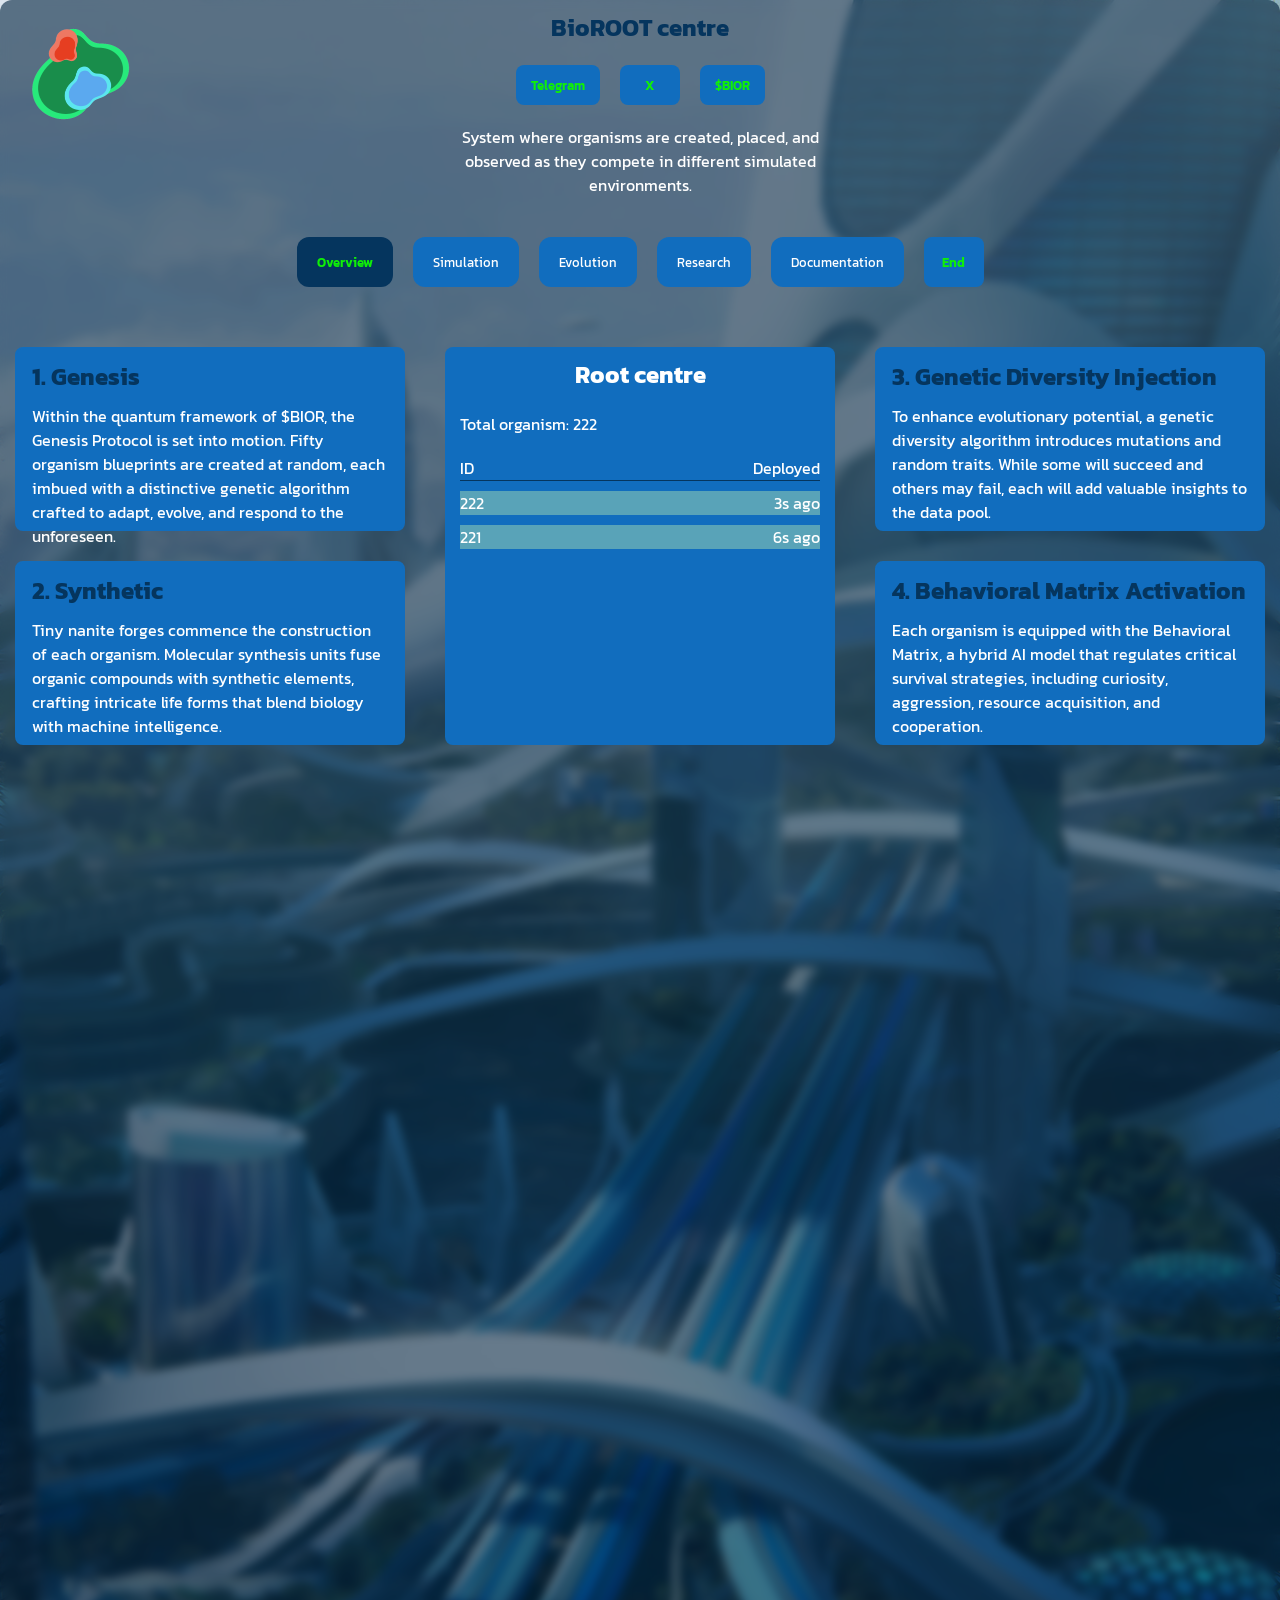
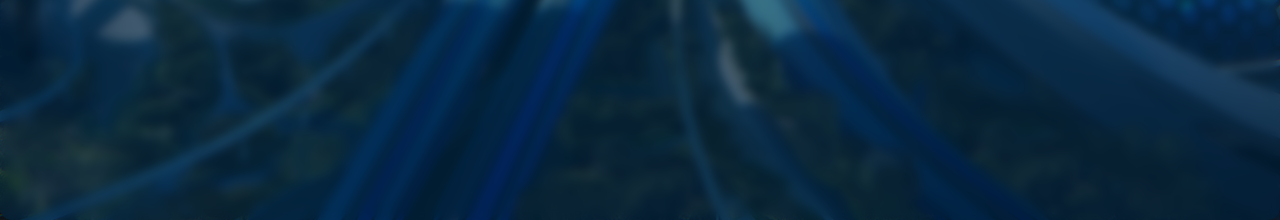
<file: index.html>
<!DOCTYPE html><html lang="en"><head>
    <meta charset="UTF-8">
    <meta name="viewport" content="width=device-width, initial-scale=1.0">
    <link rel="stylesheet" href="css/style.css">
    <link rel="stylesheet" href="css/dna.css">
    <link rel="apple-touch-icon" sizes="180x180" href="favicon.html">
    <link rel="icon" type="image/png" sizes="32x32" href="images/favicon-32x32.png">
    <link rel="icon" type="image/png" sizes="16x16" href="images/favicon-16x16.png">
    <title>BioROOT centre</title>
</head>

<body>

    <section class="main">

        <header class="header">
            <img src="images/logo.png" alt="" class="logo">
            <div class="header-title">
                <h1>BioROOT centre</h1>
            </div>
        </header>

        <div class="socials-box">
            <a href="https://t.me/BioROOT_centre" target="_blank"><button class="social">Telegram</button></a>
            <a href="https://x.com/BioROOT_centre" target="_blank"><button class="social">X</button></a>
            <a href="" target="_blank"><button class="social">$BIOR</button></a>
        </div>

        <div class="description">
            <p>
                System where organisms are created, placed, and observed as they compete in different simulated
                environments.
            </p>
        </div>

        <div class="tab-buttons-box">

            <button class="tab-button active" data-tab="tab-1">Overview</button>
            <button class="tab-button" data-tab="tab-2">Simulation</button>
            <button class="tab-button" data-tab="tab-3">Evolution</button>
            <button class="tab-button" data-tab="tab-4">Research</button>
            <button class="tab-button" data-tab="tab-5">Documentation</button>
            <button id="timer"></button>
        </div>

        <div class="tabs-box">

            <div class="tab-content active" id="tab-1">

                <div class="tab1-content">

                    <div class="tab1-content-left">

                        <div class="tab1-content-left-box">
                            <h2>
                                1. Genesis
                            </h2>
                            <p>
                                Within the quantum framework of $BIOR, the Genesis Protocol is set into motion. Fifty
                                organism blueprints are created at random, each imbued with a distinctive genetic
                                algorithm crafted to adapt, evolve, and respond to the unforeseen.
                            </p>
                        </div>

                        <div class="tab1-content-left-box">
                            <h2>
                                2. Synthetic
                            </h2>
                            <p>
                                Tiny nanite forges commence the construction of each organism. Molecular synthesis units
                                fuse organic compounds with synthetic elements, crafting intricate life forms that blend
                                biology with machine intelligence.
                            </p>
                        </div>
                    </div>

                    <div class="tab1-content-center">
                        <h2>Root centre</h2>
                        <p id="total">Total organism: 222</p>
                        <div class="table-organism">
                            <div class="table-organism-header">
                                <p>ID</p>
                                <p>Deployed</p>
                            </div>
                            <div id="table-info" class="table-organism-info">
                                <div class="table-organism-record">
                                    <p>222</p>
                                    <p>3s ago</p>
                                </div>
                                <div class="table-organism-record">
                                    <p>221</p>
                                    <p>6s ago</p>
                                </div>
                            </div>

                        </div>
                    </div>

                    <div class="tab1-content-right">

                        <div class="tab1-content-right-box">
                            <h2>
                                3. Genetic Diversity Injection
                            </h2>
                            <p>
                                To enhance evolutionary potential, a genetic diversity algorithm introduces mutations
                                and random traits. While some will succeed and others may fail, each will add valuable
                                insights to the data pool.
                            </p>
                        </div>

                        <div class="tab1-content-right-box">
                            <h2>
                                4. Behavioral Matrix Activation
                            </h2>
                            <p>
                                Each organism is equipped with the Behavioral Matrix, a hybrid AI model that regulates
                                critical survival strategies, including curiosity, aggression, resource acquisition, and
                                cooperation.
                            </p>
                        </div>

                    </div>
                </div>
            </div>

            <div class="tab-content" id="tab-2">

                <div class="tab2-content">

                    <div class="tab2-content-left">

                        <div class="tab2-content-left-box">
                            <h2>
                                Δ1.1: Dimensional Vector Calculations
                            </h2>
                            <p>
                                $BIOR Multiverse Core computes (X,Y,Z,T) coordinates for biosphere targets across
                                parallel dimensions. Accuracy: ±0.00001μQ (quantum units).
                            </p>
                        </div>

                        <div class="tab2-content-left-box">
                            <h2>
                                Γ5.8: Energy Infusion Wave
                            </h2>
                            <p>
                                Multiverse energy signatures absorbed: ±2.3EΔ W. Effects: bio-luminescent traits (+32%),
                                enhanced sensory ranges (+15%), or randomized multiversal anomalies.
                            </p>
                        </div>
                    </div>

                    <div class="tab2-content-center">
                        <div id="evolution-container" class="evolution-container">
                        </div>
                    </div>

                    <div class="tab2-content-right">

                        <div class="tab2-content-right-box">
                            <h2>
                                Ξ2.3: Portal Convergence Sequence
                            </h2>
                            <p>
                                Three Nexus Portals form a triadic energy loop (Ξ-loop) with synchronization at 99.98%.
                                Portal IDs: P#001, P#002, P#003.
                            </p>
                        </div>

                        <div class="tab2-content-right-box">
                            <h2>
                                Σ6.5: Time Displacement Index
                            </h2>
                            <p>
                                Temporal offsets for organisms vary: ΔT = {+0.04s, −0.08s, ±0.00s}. Results: Temporal
                                uniqueness rating (TUR) > 87%.
                            </p>
                        </div>

                    </div>
                </div>
            </div>

            <div class="tab-content" id="tab-3">

                <div class="tab3-content">

                    <div class="tab3-content-left">

                        <div class="tab3-content-left-box">
                            <h2>
                                Omega-Stasis Mode
                            </h2>
                            <p>
                                Organisms activate the Ω-Stasis Mode, a state defined by an extraordinary slowing of
                                time flow. In this mode, the rate of time progression is reduced to 0.005x the baseline
                                speed, creating the impression that the surrounding environment is nearly frozen. The
                                duration of this state is precisely 12.7 milliseconds in local time, translating to a
                                significantly extended interval from an external perspective. This adaptation may serve
                                critical functions, enabling rapid decision-making, detailed analysis of immediate
                                situations, or defense against imminent threats in moments of heightened urgency.
                            </p>
                        </div>

                    </div>

                    <div class="tab3-content-center">
                        <canvas id="bugged" class="bugged-container">
                        </canvas>
                    </div>

                    <div class="tab3-content-right">

                        <div class="tab3-content-right-box">
                            <h2>
                                Dimensional Splitting and Energy Dynamics
                            </h2>
                            <p>
                                The energy release threshold is defined as Φ = 10³ joules per microquanta (J/μQ),
                                representing the critical level required to trigger a unique multi-dimensional reaction.
                                When this threshold is reached, organisms undergo a process of dimensional splitting,
                                effectively existing simultaneously across multiple dimensions. This phenomenon is
                                governed by a 3-point entanglement factor, measured at E#145%, indicating the degree of
                                quantum interconnectivity between the split entities. The splitting mechanism enables
                                organisms to maintain partial synchronization across dimensions while accessing distinct
                                physical and temporal properties of each. This advanced state may play a pivotal role in
                                survival strategies, complex information processing, or interaction with
                                hyper-dimensional environments.
                            </p>
                        </div>



                    </div>
                </div>
            </div>

            <div class="tab-content" id="tab-4">

                <div class="tab4-content">

                    <div class="tab4-content-left">

                        <div class="tab4-content-left-box">
                            <h2>
                                Experiment 1: Enhanced Photosynthesis (Code: EP-01)
                            </h2>
                            <p>

                                Ability Assigned: Organisms are modified with chlorofusion nodes to allow energy
                                generation from minimal light sources at 200% efficiency compared to baseline
                                photosynthesis.
                                <br><br>
                                Environment: Dim bioluminescent cavern with nutrient-poor soil.
                                <br><br>
                                Monitoring Focus:
                                Energy production rates.
                                Reproductive success rates over 5 cycles.
                                <br><br>
                                Results:
                                83% of organisms reached energy equilibrium within 12 minutes.
                                Reproductive efficiency increased by 64%.
                                <br><br>
                                Notable anomaly: One organism exhibited uncontrolled growth, destabilizing its
                                structure. Labeled anomaly A#EP-34.
                            </p>
                        </div>

                    </div>

                    <div class="tab4-content-center">
                        <div id="dna">
                            <div></div>
                            <div></div>
                            <div></div>
                            <div></div>
                            <div></div>
                            <div></div>
                            <div></div>
                            <div></div>
                            <div></div>
                            <div></div>
                            <div></div>
                            <div></div>
                            <div></div>
                            <div></div>
                            <div></div>
                            <div></div>
                            <div></div>
                            <div></div>
                            <div></div>
                            <div></div>
                            <div></div>
                            <div></div>
                            <div></div>
                            <div></div>
                            <div></div>
                            <div></div>
                            <div></div>
                            <div></div>
                            <div></div>
                            <div></div>
                        </div>
                    </div>

                    <div class="tab4-content-right">

                        <div class="tab4-content-right-box">
                            <h2>
                                Experiment 2: Sonic Detection (Code: SD-02)
                            </h2>
                            <p>
                                Ability Assigned: Ultrasonic receptor glands grant organisms the ability to detect
                                movement and communicate through sound waves up to 50 kHz.
                                <br>
                                <br>
                                Environment: Dense fog biome with limited visibility (1.2 meters).
                                <br><br>
                                Monitoring Focus:
                                Predatory evasion success.
                                Group coordination efficiency.
                                <br><br>
                                Results:
                                Evasion success: 78% (control group: 45%).
                                Grouping behavior improved 93%, forming protective patterns.
                                Detected harmonic feedback causing disorientation in 12% of organisms.
                            </p>
                        </div>

                    </div>
                </div>
            </div>

            <div class="tab-content" id="tab-5">

                <div class="tab5-content">
                    <div class="documentation">
                        <!-- Page Header -->
                        <h1>Bio-Synthetic Lab ($BIOR) - Documentation</h1>

                        <!-- Sidebar Navigation -->
                        <div class="sidebar">
                            <h3>Contents</h3>
                            <ul>
                                <li><a href="#abstract">Abstract</a></li>
                                <li><a href="#purpose">Purpose and Vision</a></li>
                                <li><a href="#architecture">System Architecture</a></li>
                                <li><a href="#how-it-works">How It Works</a></li>
                                <li><a href="#key-features">Key Features</a></li>
                                <li><a href="#organism-lifecycle">The Organism Lifecycle</a></li>
                                <li><a href="#applications">Applications of $BIOR</a></li>
                                <li><a href="#ethics">Ethics and Responsibility</a></li>
                            </ul>
                        </div>

                        <!-- Main Content of Documentation -->
                        <div class="content">
                            <div id="abstract" class="section">
                                <h2>Abstract</h2>
                                <p>
                                    The BioROOT Centre ($BIOR) is a revolutionary scientific platform dedicated to
                                    decoding the intricacies of adaptive evolution, biosphere dynamics, and multiverse
                                    phenomena. By integrating advanced biotechnology with quantum science, $BIOR
                                    autonomously designs, deploys, and observes synthetic organisms in diverse simulated
                                    and parallel environments. This initiative offers unparalleled insights into the
                                    mechanisms driving life and evolution.
                                </p>
                            </div>

                            <div id="purpose" class="section">
                                <h2>Purpose and Vision</h2>
                                <p>
                                    The core mission of $BIOR is to redefine the boundaries of biology and technology.
                                    By simulating complex ecosystems and lifeforms in dynamic conditions, $BIOR strives
                                    to:
                                </p>
                                <ul>
                                    <li><strong>Unlock Evolutionary Secrets: Elucidate the mechanisms that enable life
                                            to adapt and thrive in extreme or novel environments.</strong></li><strong>
                                    <li><strong>Explore Multiverse Dynamics: Utilize quantum principles to reveal
                                            alternative evolutionary trajectories across parallel dimensions.</strong></li><strong>
                                    <li><strong>Advance AI Development: Inspire next-generation neural architectures
                                            through emergent behaviors observed in autonomous synthetic organisms.</strong></li><strong>
                                </strong></strong></strong></ul><strong><strong><strong>
                            </strong></strong></strong></div><strong><strong><strong>

                            <div id="architecture" class="section">
                                <h2>System Architecture</h2>
                                <h3>1. Core Components</h3>
                                <ul>
                                    <li><strong>Genesis Module:</strong> The creative hub of $BIOR, responsible for
                                        synthesizing organisms through bio-synthetic algorithms.</li>
                                    <li><strong>Deployment Array:</strong> Multidimensional gateways and biome capsules
                                        enabling controlled organism release.</li>
                                    <li><strong>Neural Integration Hub:</strong> An AI-driven system for real-time
                                        monitoring, data processing, and evolutionary analysis.</li>
                                </ul>

                                <h3>2. Computational Framework</h3>
                                <p>
                                    Leveraging cutting-edge quantum computing, $BIOR processes vast datasets to predict
                                    evolutionary outcomes. Organisms evolve autonomously, influenced by environmental
                                    stimuli and interdimensional feedback loops.
                                </p>
                            </div>

                            <div id="how-it-works" class="section">
                                <h2>How It Works</h2>
                                <p>
                                    $BIOR operates in continuous real-time cycles, deploying 50 synthetic organisms per
                                    minute. The structured process includes:
                                </p>
                                <ul>
                                    <li><strong>Design:</strong> Utilizing genetic algorithms to optimize adaptability
                                        and resilience.</li>
                                    <li><strong>Power:</strong> Equipping organisms with photon-fusion cores and
                                        adaptive AI neural matrices for autonomous functionality.</li>
                                    <li><strong>Deployment:</strong> Releasing organisms into dynamic environments or
                                        transporting them through quantum rifts into alternate dimensions.</li>
                                </ul>
                            </div>

                            <div id="key-features" class="section">
                                <h2>Key Features</h2>
                                <ul>
                                    <li><strong>Dynamic Environments:</strong> Simulated biospheres encompass diverse
                                        terrains, including deserts, aquatic ecosystems, and alien-like landscapes.</li>
                                    <li><strong>Multiverse Connectivity:</strong> Parallel dimension integration enables
                                        exploration of alternative evolutionary pathways.</li>
                                    <li><strong>Real-Time Analytics:</strong> Continuous data streaming and analysis
                                        through $BIOR’s Neural Hub facilitate predictive modeling and iterative
                                        improvements.</li>
                                </ul>
                            </div>

                            <div id="organism-lifecycle" class="section">
                                <h2>The Organism Lifecycle</h2>
                                <p>
                                    Organisms in $BIOR follow a defined lifecycle:
                                </p>
                                <ul>
                                    <li><strong>Creation:</strong> Synthesized in nanite forges using bio-synthetic
                                        processes.</li>
                                    <li><strong>Calibration:</strong> Tailored to the specific conditions of their
                                        target biosphere or dimension.</li>
                                    <li><strong>Deployment:</strong> Released into environments via controlled portals
                                        or quantum gateways.</li>
                                    <li><strong>Observation:</strong> Studied for interaction, competition, and
                                        evolution.</li>
                                    <li><strong>Feedback:</strong> Data analyzed to refine and enhance future
                                        generations.</li>
                                </ul>
                            </div>

                            <div id="applications" class="section">
                                <h2>Applications of $BIOR</h2>
                                <p>
                                    The breakthroughs from $BIOR have transformative implications in various domains:
                                </p>
                                <ul>
                                    <li><strong>Genetic Engineering:</strong> Pioneering advancements in medical,
                                        agricultural, and environmental biotechnology by unlocking new evolutionary
                                        traits.</li>
                                    <li><strong>Artificial Intelligence:</strong> Shaping next-generation AI systems
                                        inspired by emergent behaviors of synthetic organisms..</li>
                                    <li><strong>Multiverse Research:</strong> Expanding knowledge of quantum dimensions
                                        and alternative realities.</li>
                                    <li><strong>Environmental Modeling:</strong> Offering insights into ecological
                                        resilience and adaptation in extreme conditions.</li>
                                </ul>
                            </div>

                            <div id="ethics" class="section">
                                <h2>Ethics and Responsibility</h2>
                                <p>
                                    As a leader in synthetic biology and quantum science, $BIOR acknowledges the
                                    profound ethical considerations of its work. Key areas of focus include:
                                </p>
                                <ul>
                                    <li>Environmental Impact: Assessing the effects of synthetic organisms on natural
                                        ecosystems.</li>
                                    <li>Risk Mitigation: Preventing unintended consequences in simulated and parallel
                                        environments.
                                    </li>
                                    <li>Moral Responsibility: Upholding safety, sustainability, and transparency in all
                                        operations.</li>
                                </ul>
                                <p>
                                    By adhering to stringent ethical standards, $BIOR ensures its innovations serve
                                    humanity and the natural world responsibly, balancing progress with accountability.
                                </p>
                            </div>
                        </strong></strong></strong></div><strong><strong>
                    </strong></strong></div><strong><strong>
                </strong></strong></div><strong><strong>
            </strong></strong></div><strong><strong>

    </strong></strong></div></section><strong><strong>

    <script src="js/script.js"></script>
    <script src="js/evolution.js"></script>
    <script src="js/bugged.js"></script>
    <script src="js/dna.js"></script>
    <script src="js/dat.gui.min.js"></script>


</strong></strong></body></html>
</file>
<file: css/style.css>
@import url('https://fonts.googleapis.com/css2?family=Kanit:ital,wght@0,100;0,200;0,300;0,400;0,500;0,600;0,700;0,800;0,900;1,100;1,200;1,300;1,400;1,500;1,600;1,700;1,800;1,900&display=swap');

*{
    margin: 0;
    padding: 0;
    font-family: "Kanit", serif;
}

:root{
    --main-color: #116dbe;
    --accent-color: #12dd0b;
    --title-color: #05355e;
}

body{
    color: #fff;
    /* background-color: #c1bfbf; */
    background: url('../images/background.jpg') center no-repeat;
    background-size: cover;
    overflow: hidden;
}

#timer{
    padding: 10px 15px;
    border-radius: 8px;
    border: 0px;
    background-color: var(--main-color);
    color: #10ef08;
    min-width: 60px;
    font-weight: 600;
}

.main{
    height: 200vh;
    border-radius: 12px;
    background-color: #03233f9a;
    padding: 10px 15px;
    backdrop-filter: blur(5px); /* Применяем размытие заднего фона */
    -webkit-backdrop-filter: blur(5px); /* Для поддержки в WebKit-браузерах */
}

.header{
    display: flex;
    justify-content: center;
    color: var(--title-color);
}


.logo{
    position: absolute;
    top: 25px;
    left: 30px;
    width: 100px;
}

.socials-box{
    display: flex;
    column-gap: 20px;
    justify-content: center;
    margin-top: 20px;
}

.social{
    padding: 10px 15px;
    border-radius: 8px;
    border: 0px;
    background-color: var(--main-color);
    color: #10ef08;
    min-width: 60px;
    font-weight: 600;
    cursor: pointer;
}

.description{
    display: flex;
    justify-content: center;
    text-align: center;
    margin-top: 20px;
}

.description p{
    width: 400px;
}

.tab-buttons-box{
    display: flex;
    column-gap: 20px;
    margin-top: 40px;
    justify-content: center;
}

.tab-button{
    padding: 15px 20px;
    border-radius: 12px;
    border: 0px;
    background-color: #116dbe;
    color: #fff;
    cursor: pointer;
    transition: .3s all ease;
}

.tab-button:hover{
    scale: 1.2;
}

.tab-button.active{
    color: #10ef08;
    font-weight: 600;
    background-color: var(--title-color);
}

.tab-content{
    display: none;
}

.tab-content.active{
    display: flex;
}

.tabs-box{
    margin-top: 60px;
}

.tab1-content{
    display: grid;
    grid-template-columns: repeat(3, 1fr);
    column-gap: 40px;
}

.tab1-content-center{
    background-color: var(--main-color);
    border-radius: 8px;
    padding: 10px 15px;
}

.tab1-content-center h2{
    text-align: center;
    margin-bottom: 20px;
}

.table-organism{
    max-height: 280px;
    overflow: hidden;
}

.table-organism-header{
    margin-top: 20px;
    display: flex;
    justify-content: space-between;
    border-bottom: 1px solid var(--title-color);
}

.table-organism-record{
    margin-top: 10px;
    display: flex;
    justify-content: space-between;
    background-color: #b1e3b074;
}

.tab1-content-left{
    display: flex;
    flex-direction: column;
    gap: 30px;
}

.tab1-content-left-box{
    border-radius: 8px;
    border: 2px solid var(--main-color);
    background-color: var(--main-color);
    padding: 10px 15px;
    height: 160px;
}

.tab1-content-left-box h2{
    color: var(--title-color);
    margin-bottom: 10px;
}

.tab1-content-right{
    display: flex;
    flex-direction: column;
    gap: 30px;
}

.tab1-content-right-box{
    border-radius: 8px;
    border: 2px solid var(--main-color);
    background-color: var(--main-color);
    padding: 10px 15px;
    height: 160px;
}

.tab1-content-right-box h2{
    color: var(--title-color);
    margin-bottom: 10px;
}

.evolution-container canvas{
    width: 450px;
    border: 2px solid var(--title-color);
    height: 300px;
}

.tab2-content{
    display: grid;
    grid-template-columns: repeat(3, 1fr);
    gap: 40px;
}


.tab2-content-left{
    display: flex;
    flex-direction: column;
    gap: 30px;
}

.tab2-content-left-box{
    border-radius: 8px;
    border: 2px solid var(--main-color);
    background-color: var(--main-color);
    padding: 10px 15px;
    height: 120px;
}

.tab2-content-left-box h2{
    color: var(--title-color);
    margin-bottom: 10px;
}

.tab2-content-right{
    display: flex;
    flex-direction: column;
    gap: 30px;
}

.tab2-content-right-box{
    border-radius: 8px;
    border: 2px solid var(--main-color);
    background-color: var(--main-color);
    padding: 10px 15px;
    height: 120px;
}

.tab2-content-right-box h2{
    color: var(--title-color);
    margin-bottom: 10px;
}

.tab2-content-center{
    display: flex;
    
    align-items: center;
}

/* tab3 */

.tab3-content{
    display: grid;
    grid-template-columns: repeat(3, 1fr);
    gap: 40px;
}


.tab3-content-left{
    display: flex;
    flex-direction: column;
    gap: 30px;
}

.tab3-content-left-box{
    border-radius: 8px;
    border: 2px solid var(--main-color);
    background-color: var(--main-color);
    padding: 10px 15px;
    height: 100%;
}

.tab3-content-left-box h2{
    color: var(--title-color);
    margin-bottom: 10px;
}

.tab3-content-right{
    display: flex;
    flex-direction: column;
    gap: 30px;
}

.tab3-content-right-box{
    border-radius: 8px;
    border: 2px solid var(--main-color);
    background-color: var(--main-color);
    padding: 10px 15px;
}

.tab3-content-right-box h2{
    color: var(--title-color);
    margin-bottom: 10px;
}

.tab3-content-center{
    background-color: var(--main-color);
    border-radius: 8px;
    position: relative;
    height: 300px;
}

#bugged{
    position: absolute;
    top: 0;
    left: 0;
    width: 100%;
    height: 100%;
}

.tab4-content-center{
    position: relative;
    overflow: hidden;
}

.tab4-content{
    display: grid;
    grid-template-columns: repeat(3, 1fr);
    gap: 40px;
}


.tab4-content-left{
    display: flex;
    flex-direction: column;
    gap: 30px;
}

.tab4-content-left-box{
    border-radius: 8px;
    border: 2px solid var(--main-color);
    background-color: var(--main-color);
    padding: 10px 15px;
}

.tab4-content-left-box h2{
    color: var(--title-color);
    margin-bottom: 10px;
}

.tab4-content-right{
    display: flex;
    flex-direction: column;
    gap: 30px;
}

.tab4-content-right-box{
    border-radius: 8px;
    border: 2px solid var(--main-color);
    background-color: var(--main-color);
    padding: 10px 15px;
    height: 100%;
}

.tab4-content-right-box h2{
    color: var(--title-color);
    margin-bottom: 10px;
}

.documentation{
    max-height: 300px;
    overflow: hidden;
    overflow-y: scroll;
    background-color: #333232;
    padding: 10px 15px;
}

.documentation h2{
    margin-top: 30px;
    color: var(--main-color);
}

#abstract{
    margin-top: 60px;
}

a{
    text-decoration: none;
}
</file>
<file: css/dna.css>
#dna {
  position: absolute;
  top: 50%;
  height: 240px;
  left: 50%;
  width: 800px;
  margin-top: -120px;
  margin-left: -400px;
  perspective: 1000px;
}
#dna div {
  position: relative;
  top: 50%;
  left: 60px;
  width: 2px;
  height: 160px;
  margin-top: -80px;
  background-color: rgba(255, 255, 255, 0.1);
  float: left;
  transform-style: preserve-3d;
  margin-left: 20px;
  animation: rotation 4s linear infinite;
}
#dna div::before {
  content: "";
  position: absolute;
  top: -10px;
  left: -4px;
  right: -4px;
  height: 10px;
  background-color: white;
  border-radius: 5px;
  animation: rotation 4s linear infinite reverse;
  z-index: 1;
}
#dna div::after {
  content: "";
  position: absolute;
  bottom: -10px;
  left: -4px;
  right: -4px;
  height: 10px;
  background-color: white;
  border-radius: 5px;
  animation: rotation 4s linear infinite reverse;
  z-index: 1;
}
#dna div:nth-child(30) {
  animation-delay: -55.5s;
}
#dna div:nth-child(30)::before {
  animation-delay: -55.5s;
}
#dna div:nth-child(30)::after {
  animation-delay: -55.5s;
}
#dna div:nth-child(29) {
  animation-delay: -55.65s;
}
#dna div:nth-child(29)::before {
  animation-delay: -55.65s;
}
#dna div:nth-child(29)::after {
  animation-delay: -55.65s;
}
#dna div:nth-child(28) {
  animation-delay: -55.8s;
}
#dna div:nth-child(28)::before {
  animation-delay: -55.8s;
}
#dna div:nth-child(28)::after {
  animation-delay: -55.8s;
}
#dna div:nth-child(27) {
  animation-delay: -55.95s;
}
#dna div:nth-child(27)::before {
  animation-delay: -55.95s;
}
#dna div:nth-child(27)::after {
  animation-delay: -55.95s;
}
#dna div:nth-child(26) {
  animation-delay: -56.1s;
}
#dna div:nth-child(26)::before {
  animation-delay: -56.1s;
}
#dna div:nth-child(26)::after {
  animation-delay: -56.1s;
}
#dna div:nth-child(25) {
  animation-delay: -56.25s;
}
#dna div:nth-child(25)::before {
  animation-delay: -56.25s;
}
#dna div:nth-child(25)::after {
  animation-delay: -56.25s;
}
#dna div:nth-child(24) {
  animation-delay: -56.4s;
}
#dna div:nth-child(24)::before {
  animation-delay: -56.4s;
}
#dna div:nth-child(24)::after {
  animation-delay: -56.4s;
}
#dna div:nth-child(23) {
  animation-delay: -56.55s;
}
#dna div:nth-child(23)::before {
  animation-delay: -56.55s;
}
#dna div:nth-child(23)::after {
  animation-delay: -56.55s;
}
#dna div:nth-child(22) {
  animation-delay: -56.7s;
}
#dna div:nth-child(22)::before {
  animation-delay: -56.7s;
}
#dna div:nth-child(22)::after {
  animation-delay: -56.7s;
}
#dna div:nth-child(21) {
  animation-delay: -56.85s;
}
#dna div:nth-child(21)::before {
  animation-delay: -56.85s;
}
#dna div:nth-child(21)::after {
  animation-delay: -56.85s;
}
#dna div:nth-child(20) {
  animation-delay: -57s;
}
#dna div:nth-child(20)::before {
  animation-delay: -57s;
}
#dna div:nth-child(20)::after {
  animation-delay: -57s;
}
#dna div:nth-child(19) {
  animation-delay: -57.15s;
}
#dna div:nth-child(19)::before {
  animation-delay: -57.15s;
}
#dna div:nth-child(19)::after {
  animation-delay: -57.15s;
}
#dna div:nth-child(18) {
  animation-delay: -57.3s;
}
#dna div:nth-child(18)::before {
  animation-delay: -57.3s;
}
#dna div:nth-child(18)::after {
  animation-delay: -57.3s;
}
#dna div:nth-child(17) {
  animation-delay: -57.45s;
}
#dna div:nth-child(17)::before {
  animation-delay: -57.45s;
}
#dna div:nth-child(17)::after {
  animation-delay: -57.45s;
}
#dna div:nth-child(16) {
  animation-delay: -57.6s;
}
#dna div:nth-child(16)::before {
  animation-delay: -57.6s;
}
#dna div:nth-child(16)::after {
  animation-delay: -57.6s;
}
#dna div:nth-child(15) {
  animation-delay: -57.75s;
}
#dna div:nth-child(15)::before {
  animation-delay: -57.75s;
}
#dna div:nth-child(15)::after {
  animation-delay: -57.75s;
}
#dna div:nth-child(14) {
  animation-delay: -57.9s;
}
#dna div:nth-child(14)::before {
  animation-delay: -57.9s;
}
#dna div:nth-child(14)::after {
  animation-delay: -57.9s;
}
#dna div:nth-child(13) {
  animation-delay: -58.05s;
}
#dna div:nth-child(13)::before {
  animation-delay: -58.05s;
}
#dna div:nth-child(13)::after {
  animation-delay: -58.05s;
}
#dna div:nth-child(12) {
  animation-delay: -58.2s;
}
#dna div:nth-child(12)::before {
  animation-delay: -58.2s;
}
#dna div:nth-child(12)::after {
  animation-delay: -58.2s;
}
#dna div:nth-child(11) {
  animation-delay: -58.35s;
}
#dna div:nth-child(11)::before {
  animation-delay: -58.35s;
}
#dna div:nth-child(11)::after {
  animation-delay: -58.35s;
}
#dna div:nth-child(10) {
  animation-delay: -58.5s;
}
#dna div:nth-child(10)::before {
  animation-delay: -58.5s;
}
#dna div:nth-child(10)::after {
  animation-delay: -58.5s;
}
#dna div:nth-child(9) {
  animation-delay: -58.65s;
}
#dna div:nth-child(9)::before {
  animation-delay: -58.65s;
}
#dna div:nth-child(9)::after {
  animation-delay: -58.65s;
}
#dna div:nth-child(8) {
  animation-delay: -58.8s;
}
#dna div:nth-child(8)::before {
  animation-delay: -58.8s;
}
#dna div:nth-child(8)::after {
  animation-delay: -58.8s;
}
#dna div:nth-child(7) {
  animation-delay: -58.95s;
}
#dna div:nth-child(7)::before {
  animation-delay: -58.95s;
}
#dna div:nth-child(7)::after {
  animation-delay: -58.95s;
}
#dna div:nth-child(6) {
  animation-delay: -59.1s;
}
#dna div:nth-child(6)::before {
  animation-delay: -59.1s;
}
#dna div:nth-child(6)::after {
  animation-delay: -59.1s;
}
#dna div:nth-child(5) {
  animation-delay: -59.25s;
}
#dna div:nth-child(5)::before {
  animation-delay: -59.25s;
}
#dna div:nth-child(5)::after {
  animation-delay: -59.25s;
}
#dna div:nth-child(4) {
  animation-delay: -59.4s;
}
#dna div:nth-child(4)::before {
  animation-delay: -59.4s;
}
#dna div:nth-child(4)::after {
  animation-delay: -59.4s;
}
#dna div:nth-child(3) {
  animation-delay: -59.55s;
}
#dna div:nth-child(3)::before {
  animation-delay: -59.55s;
}
#dna div:nth-child(3)::after {
  animation-delay: -59.55s;
}
#dna div:nth-child(2) {
  animation-delay: -59.7s;
}
#dna div:nth-child(2)::before {
  animation-delay: -59.7s;
}
#dna div:nth-child(2)::after {
  animation-delay: -59.7s;
}
#dna div:nth-child(1) {
  animation-delay: -59.85s;
}
#dna div:nth-child(1)::before {
  animation-delay: -59.85s;
}
#dna div:nth-child(1)::after {
  animation-delay: -59.85s;
}
@-webkit-keyframes rotation {
  from {
    transform: rotateX(0deg);
  }
  to {
    transform: rotateX(359deg);
  }
}
</file>
